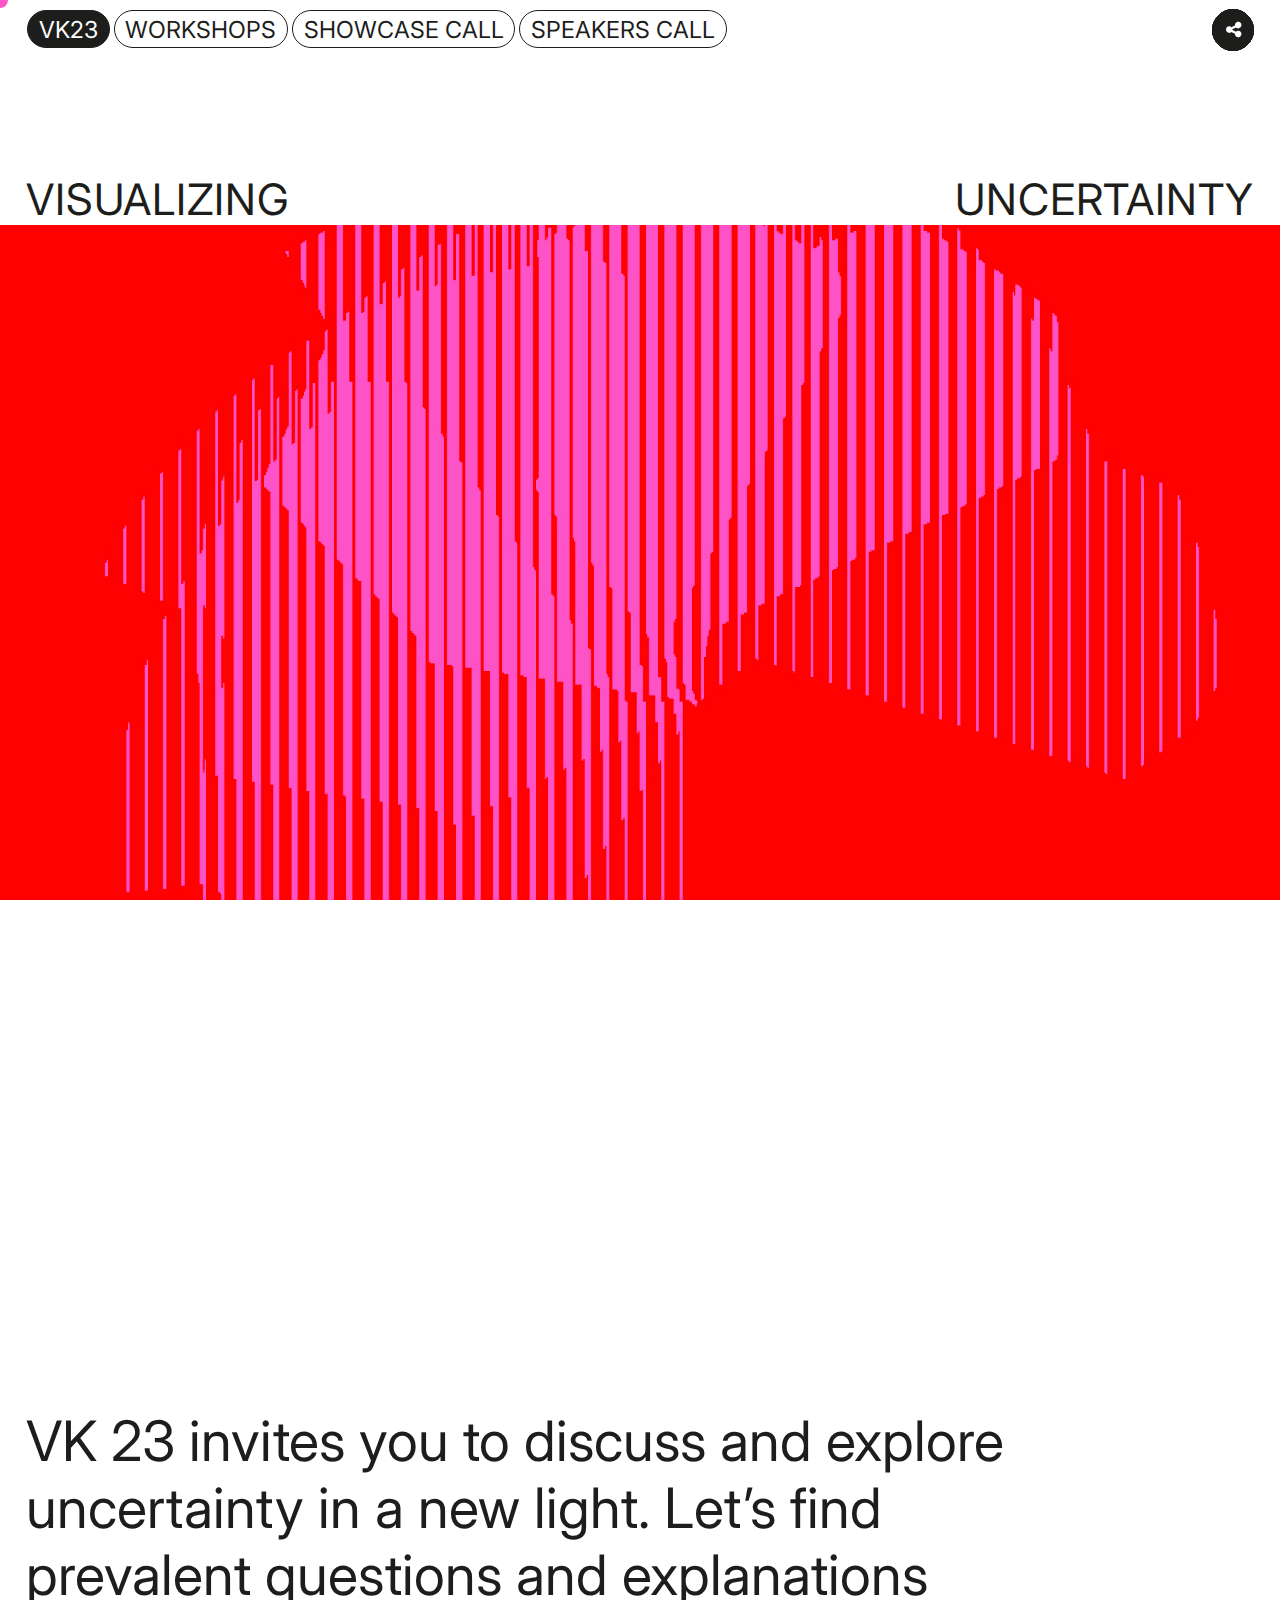
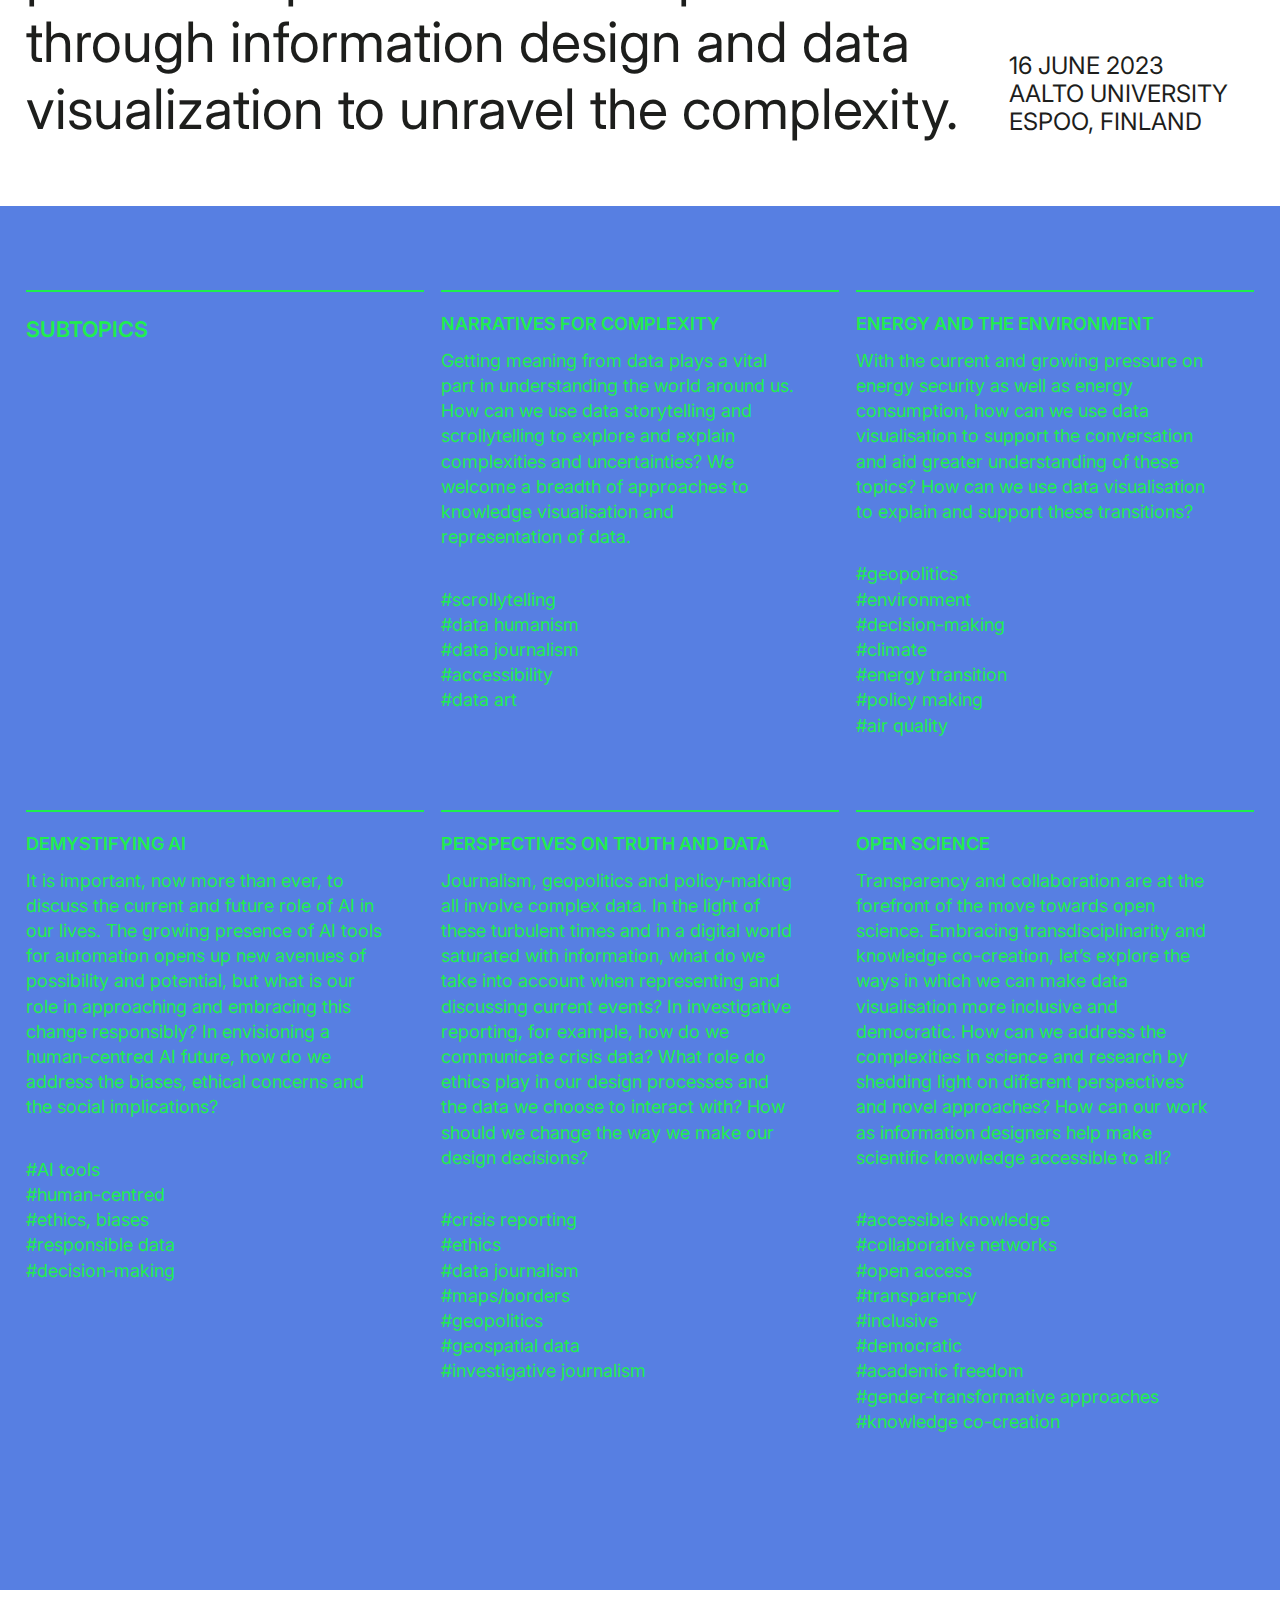
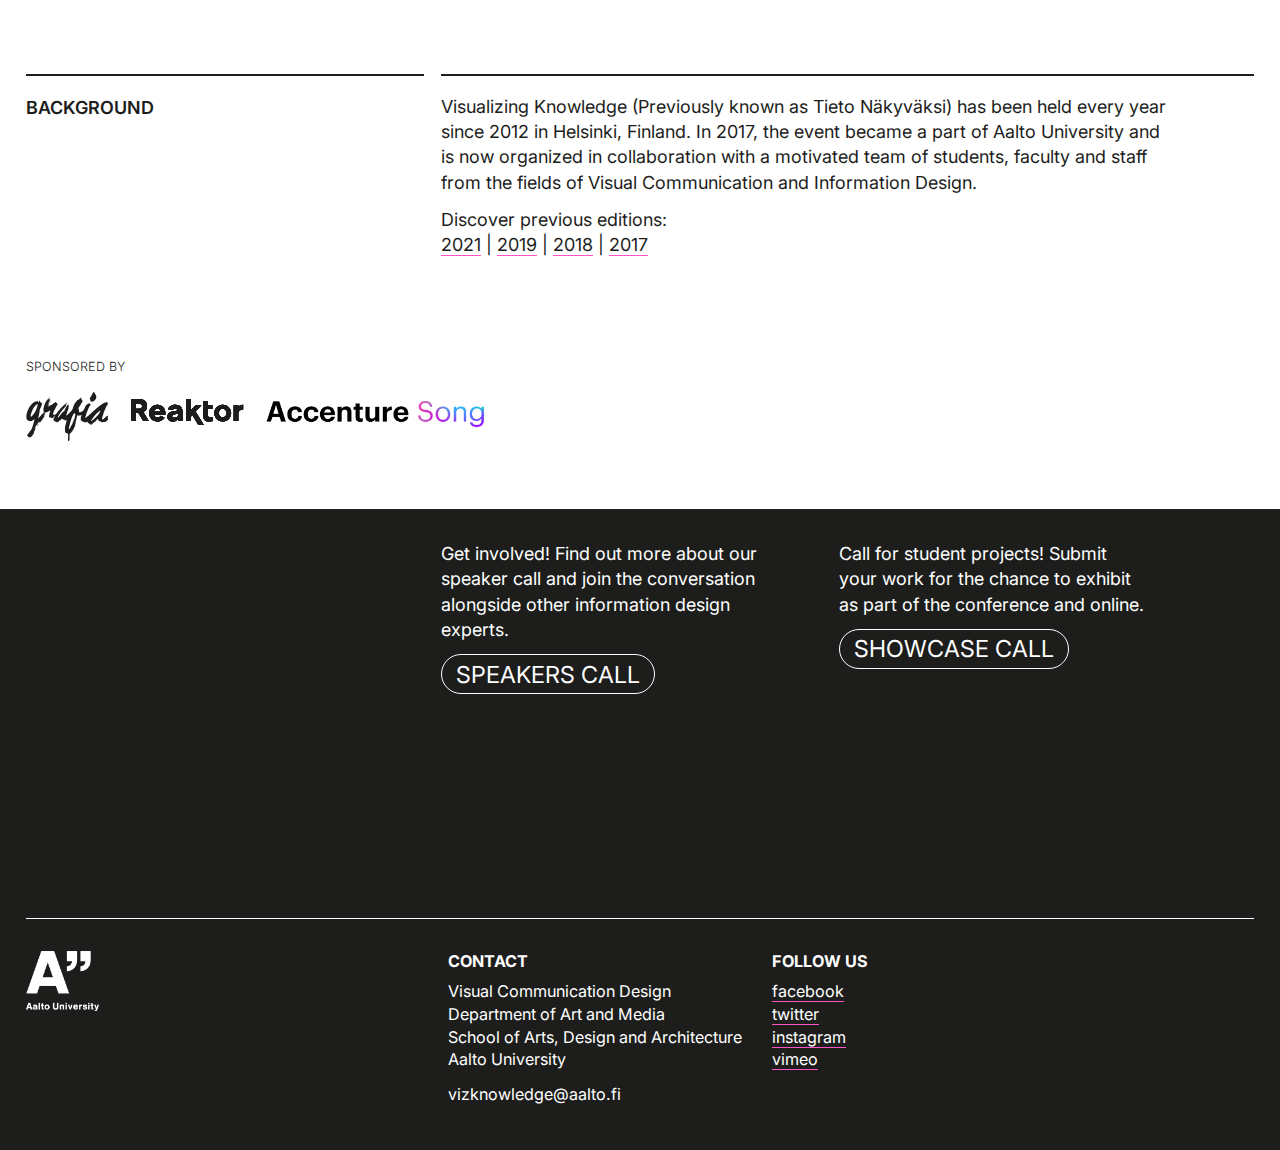
<file: index.html>
<!DOCTYPE html>
<html lang="en">

<head>
    <meta charset="UTF-8">
    <meta http-equiv="X-UA-Compatible" content="IE=edge">
    <meta name="viewport" content="width=device-width, initial-scale=1.0">
    <script src="//cdnjs.cloudflare.com/ajax/libs/jquery/2.1.3/jquery.min.js"></script>
    <link rel="preconnect" href="https://fonts.gstatic.com">
    <link href="https://fonts.googleapis.com/css2?family=Inter:wght@200..800&display=swap" rel="stylesheet">
    <link rel="stylesheet" href="https://cdnjs.cloudflare.com/ajax/libs/font-awesome/4.7.0/css/font-awesome.min.css">
    <link rel="apple-touch-icon" sizes="180x180" href="images/fav/apple-touch-icon.png">
    <link rel="icon" type="image/png" sizes="32x32" href="images/fav/favicon-32x32.png">
    <link rel="icon" type="image/png" sizes="16x16" href="images/fav/favicon-16x16.png">
    <link rel="manifest" href="images/fav/site.webmanifest">
    <link rel="mask-icon" href="images/fav/safari-pinned-tab.svg" color="#5bbad5">
    <meta name="msapplication-TileColor" content="#da532c">
    <meta name="theme-color" content="#ffffff">
    <title>VK23 | Visualizing Uncertainty</title>
    <link rel="stylesheet" href="styles.css">
    <link rel="stylesheet" href="styles-mob.css">


    <meta property="og:title" content="VK23 | Visualising Uncertainty">
    <meta property="og:type" content="article" />
    <meta property="og:description" content="A conference, a showcase and workshops, invites you to discuss and explore uncertainty in a new light.">
    <meta property="og:image" content="https://vizknowledge.aalto.fi/images/thumbnail.jpg">
    <meta property="og:url" content="https://vizknowledge.aalto.fi/">
    <meta name="twitter:card" content="summary_large_image">

    
</head>

<body>

    <section class="intro">
        <div class="header">
            <div class="headerUp">
                <header class="navMenu">
                    <a href="" class="logo">VK23</a>
                    <input class="menu-btn" type="checkbox" id="menu-btn" />
                    <label class="menu-icon" for="menu-btn"><span class="navicon"></span></label>
                    <ul class="menu">
                        <li><a href="#">WORKSHOPS</a></li>
                        <li><a href="https://drive.google.com/file/d/1Q1pAYY0RwmO1M-t4t25mXDZN9vRIci3C/view?usp=share_link"
                                target="_blank">SHOWCASE CALL</a></li>
                        <li><a href="https://drive.google.com/file/d/1SyVBLu7guRurc8OyRkv90txKp1Db3_XP/view?usp=share_link"
                                target="_blank">SPEAKERS CALL</a></li>
                    </ul>
                </header>
                <div class="socialm">
                    <ul>
                        <li><a><i class="fa fa-share-alt"></i></a></li>
                        <li class="shareBtn"><a href="https://www.facebook.com/vizknowledge/" target="_blank"><i
                                    class="fa fa-twitter"></i></a></li>
                        <li><a href="https://twitter.com/vizknowledge/" target="_blank"><i
                                    class="fa fa-facebook"></i></a></li>
                        <li><a href="https://www.instagram.com/vizknowledge/" target="_blank"><i
                                    class="fa fa-instagram"></i></a></li>
                        <li><a href="https://vimeo.com/vizknowledge/" target="_blank"><i class="fa fa-vimeo"></i></a>
                        </li>
                    </ul>
                </div>
            </div>
            <div class="headerBottom">
                <div class="topicWord">Visualizing</div>
                <div class="topicWord">uncertainty</div>
            </div>
        </div>
        <div id="top-image"></div>
    </section>

    <section class="about">
        <div class="textBig">
            VK 23 invites you to discuss and explore uncertainty in a new light. Let’s find prevalent questions and
            explanations through information design and data visualization to unravel the complexity.
        </div>
        <div class="details">
            <div>16 JUNE 2023</div>
            <div>AALTO UNIVERSITY</div>
            <div>ESPOO, FINLAND</div>
        </div>
    </section>

    <section class="subtopics blue">

        <div class="subtopicsItem subtipicsItemTitle">Subtopics
        </div>

        <div class="subtopicsItem">
            <h2>Narratives for complexity</h2>
            <div class="subText">
                <p>Getting meaning from data plays a vital part in understanding the world around us. How can we use
                    data
                    storytelling and scrollytelling to explore and explain complexities and uncertainties? We welcome a
                    breadth of approaches to knowledge visualisation and representation of data.</p>
            </div>
            <div class="subTags">
                #scrollytelling</br>
                #data humanism </br>
                #data journalism</br>
                #accessibility</br>
                #data art
            </div>
        </div>

        <div class="subtopicsItem">
            <h2>Energy and the environment</h2>
            <div class="subText">
                <p>With the current and growing pressure on energy security as well as energy consumption, how can we
                    use
                    data visualisation to support the conversation and aid greater understanding of these topics? How
                    can we
                    use data visualisation to explain and support these transitions?</p>
            </div>
            <div class="subTags">
                #geopolitics </br>
                #environment</br>
                #decision-making</br>
                #climate</br>
                #energy transition</br>
                #policy making</br>
                #air quality</br>

            </div>
        </div>


        <div class="subtopicsItem">
            <h2>Demystifying AI</h2>
            <div class="subText">
                <p>It is important, now more than ever, to discuss the current and future role of AI in our lives. The
                    growing presence of AI tools for automation opens up new avenues of possibility and potential, but
                    what
                    is our role in approaching and embracing this change responsibly? In envisioning a human-centred AI
                    future, how do we address the biases, ethical concerns and the social implications? </p>
            </div>

            <div class="subTags">
                #AI tools<br>
                #human-centred<br>
                #ethics, biases<br>
                #responsible data<br>
                #decision-making<br>
            </div>
        </div>


        <div class="subtopicsItem">
            <h2>Perspectives on truth and data</h2>
            <div class="subText">
                <p>Journalism, geopolitics and policy-making all involve complex data. In the light of these turbulent
                    times and in a digital world saturated with information, what do we take into account when
                    representing
                    and discussing current events? In investigative reporting, for example, how do we communicate crisis
                    data? What role do ethics play in our design processes and the data we choose to interact with? How
                    should we change the way we make our design decisions?</p>
            </div>
            <div class="subTags">
                #crisis reporting<br>
                #ethics<br>
                #data journalism<br>
                #maps/borders<br>
                #geopolitics<br>
                #geospatial data<br>
                #investigative journalism<br>

            </div>
        </div>

        <div class="subtopicsItem">
            <h2>Open Science</h2>
            <div class="subText">
                <p>
                    Transparency and collaboration are at the forefront of the move towards open science. Embracing
                    transdisciplinarity and knowledge co-creation, let’s explore the ways in which we can make data
                    visualisation more inclusive and democratic. How can we address the complexities in science and
                    research
                    by shedding light on different perspectives and novel approaches? How can our work as information
                    designers help make scientific knowledge accessible to all?</p>
            </div>
            <div class="subTags">
                #accessible knowledge<br>
                #collaborative networks<br>
                #open access<br>
                #transparency<br>
                #inclusive<br>
                #democratic<br>
                #academic freedom<br>
                #gender-transformative approaches<br>
                #knowledge co-creation<br>
            </div>
        </div>

    </section>

    <section class="background">
        <h2>Background</h2>
        <div class="backgroundText">
            <p>Visualizing Knowledge (Previously known as Tieto Näkyväksi) has been held every year since 2012 in
                Helsinki, Finland. In 2017, the event became a part of Aalto University and is now organized in
                collaboration with a motivated team of students, faculty and staff from the fields of Visual
                Communication and Information Design.</p>
            <p>Discover previous editions: <br><a href="https://vizknowledge.aalto.fi/archive/2021"
                    target="_blank">2021</a>
                | <a href="https://vizknowledge.aalto.fi/archive/2019" target="_blank">2019</a> | <a
                    href="https://vizknowledge.aalto.fi/archive/2018" target="_blank">2018</a> | <a
                    href="https://vizknowledge.aalto.fi/archive/2017" target="_blank">2017</a></p>
        </div>
    </section>

    <section class="sponsors">
        <h2>Sponsored by</h2>
        <div class="sponsor-logos">
            <a href="https://www.grafia.fi/" target="_blank" title="Grafia">
                <img src="images/grafia.svg" width="432" id="grafia">
            </a>
            <a href="https://www.reaktor.com/" target="_blank" title="Reaktor">
                <img src="images/reaktor.svg" width="291" id="reaktor">
            </a>
            <a href="https://www.accenture.com/fi-en/about/accenture-song-index" target="_blank" title="Accenture Song">
                <img src="images/accSong.svg" width="696" id="accSong">
            </a>
        </div>
    </section>

    <section class="joinus black">
        <h2></h2>
        <div class="joinText">
            <div>
                <p>Get involved! Find out more about our speaker call and join the conversation alongside other
                    information design experts.</p>
                <button class="joinBtn"><a
                        href="https://drive.google.com/file/d/1SyVBLu7guRurc8OyRkv90txKp1Db3_XP/view?usp=share_link"
                        target="_blank">Speakers Call</a></button>
            </div>
            <div>
                <p>Call for student projects! Submit your work for the chance to exhibit as part of the conference and
                    online.</p>
                <button class="joinBtn"><a
                        href="https://drive.google.com/file/d/1Q1pAYY0RwmO1M-t4t25mXDZN9vRIci3C/view?usp=share_link"
                        target="_blank">Showcase
                        Call</a></button>
            </div>
        </div>

    </section>

    <div id="mouse-circle"></div>

    <footer class="black">
        <div class="footerCol">
            <div class="footerLogo">
                <img src="images/aalto.png" height="60">
            </div>
            <div class="footerInfo">
                <div>
                    <h3>contact</h3>
                    <p>Visual Communication Design<br>Department of Art and Media<br>School of Arts, Design and
                        Architecture<br>Aalto University</p>
                    <p>vizknowledge@aalto.fi</p>
                </div>

                <div>
                    <h3>follow us</h3>
                    <p><a href="https://www.facebook.com/vizknowledge/" target="_blank">facebook</a><br>
                        <a href="https://twitter.com/vizknowledge" target="_blank">twitter</a><br>
                        <a href="https://www.instagram.com/vizknowledge/" target="_blank">instagram</a><br>
                        <a href="https://vimeo.com/vizknowledge" target="_blank">vimeo</a></p>
                </div>
            </div>
        </div>
    </footer>

    <script>

        //background animation on hover
        $(document).ready(function () {
            var movementStrength = 25;
            var height = movementStrength / $(window).height();
            var width = movementStrength / $(window).width();
            $("#top-image").mousemove(function (e) {
                var pageX = e.pageX - ($(window).width() / 2);
                var pageY = e.pageY - ($(window).height() / 2);
                var newvalueX = width * pageX * -1 - 25;
                var newvalueY = height * pageY * -1 - 50;
                $('#top-image').css("background-position", newvalueX + "px     " + newvalueY + "px");
            });
        });

        //social media
        $("li:nth-child(1)").on("click", function () {
            $("li").toggleClass("active");
        });       

        //mouse cursor circle (code by Ciprian Popescu)
        if (window.matchMedia("(min-width: 768px)").matches) {
            let mousePosX = 0,
                mousePosY = 0,
                mouseCircle = document.getElementById("mouse-circle");

            document.onmousemove = (e) => {
                mousePosX = e.pageX;
                mousePosY = e.pageY;
            };

            let delay = 6,
                revisedMousePosX = 0,
                revisedMousePosY = 0;

            function delayMouseFollow() {
                requestAnimationFrame(delayMouseFollow);

                revisedMousePosX += (mousePosX - revisedMousePosX) / delay;
                revisedMousePosY += (mousePosY - revisedMousePosY) / delay;

                mouseCircle.style.top = revisedMousePosY + "px";
                mouseCircle.style.left = revisedMousePosX + "px";
            }
            delayMouseFollow();
        }
    </script>

</body>
</html>
</file>
<file: styles.css>
:root {
  --black: #1D1E1C;
  --blue: #577fe2;
  --red: #FF0101;
  --white: #ffffff;
  --orange: #FF4005;
  --border: 1px;
  --green: #1FEE4D;
  --pink: #FE53C6;
}

html {
  font-size: 18px;
}

body {
  box-sizing: border-box;
  margin: 0;
  font-family: 'Inter';
  font-weight: 400;
  color: var(--black);
}

section {
  padding: 32px 2% 64px 2%;
  display: flex;
  flex-direction: column;
}

.black {
  background-color: var(--black);
  color: white;
}

.blue {
  background-color: var(--blue);
}

.orange {
  background-color: var(--orange);
}


h2 {
  font-family: 'Inter';
  font-weight: 600;
  text-transform: uppercase;
  font-size: 1rem;
  line-height: 27px;
  margin-top: 0;
  margin-bottom: 0.6rem;
}

p {
  font-size: 1rem;
  font-weight: 400;
  line-height: 1.4rem;
  width: 90%;
  padding-bottom: 12px;
  margin: 0;
}


h3 {
  font-size: 1rem;
  text-transform: uppercase;
  margin: 0;
  padding: 0;
}

a {
  text-decoration: none;
  border-bottom: 1px solid var(--pink);
  color: var(--black);
}

a:hover {
  border-bottom: 1px solid var(--red);
}


/* INTRO */

.intro {
  height: 100vh;
  display: flex;
  flex-direction: column;
  padding: 0;
}

.header {
  width: 100%;
  height: 25%;
  display: flex;
  flex-direction: column;
  justify-content: space-between;
  box-sizing: border-box;
}

.headerUp{
background-color: var(--white);
position: fixed;
width: 100%;
padding: 10px 2% 10px 2%;
}


.navMenu a:hover  {
  border: 1px solid var(--black);
 }



#top-image {
  background-color: var(--red);
  height: 75vh;
  background-image: url("images/bg.jpg");
  background-size: cover;
  width: 100%;
  background-repeat: no-repeat;
}

.headerBottom {
  margin-top: auto;
  display: flex;
  flex-direction: row;
  justify-content: space-between;
}

.topicWord {
  font-size: 2.4rem;
  text-transform: uppercase;
  font-family: 'Inter';
  font-weight: 400;
  letter-spacing: 1px;
  padding: 10px 2% 0 2%; 
}


/* ABOUT */
.about {
  min-height: 90vh;
  flex-direction: row;
}

.textBig {
  font-size: 3.1rem;
  margin-top: auto;
  height: fit-content;
  font-family: 'Inter';
  font-weight: 400;
  width: 80%;
}

.details {
  padding-top: auto;
  margin-top: auto;
  margin-bottom: 0.5%;
  line-height: 28px;
  font-family: 'Inter';
  font-weight: 400;
  font-style: normal;
  color: var(--black);
  font-size: 24px;
}



/* SUBTOPICS */
.subtopics {
  display: flex;
  flex-direction: row;
  flex-wrap: wrap;
  gap: 1.4%;
  height: fit-content;
  padding-top: 84px;
  padding-bottom: 84px;
  color: var(--green)
}

.subtopicsItem {
  width: 32.4%;
  padding-top: 1rem;
  height: fit-content;
  border-top: 2px solid var(--green);
  margin-bottom: 4rem;
}

.subtipicsItemTitle {
  padding-top: 24px;
  padding-top: 24px;
  font-family: 'Inter';
  font-weight: 600;
  text-transform: uppercase;
  font-size: 1.2rem;
}

.subTags {
  font-family: 'Inter';
  font-weight: 400;
  font-size: 1rem;
  font-weight: 400;
  line-height: 1.4rem;
  color: var(--green);
  padding-top: 1.4rem;
}


/* BACKGROUND */

.background {
  display: flex;
  flex-direction: row;
  gap: 1.4%;
  height: fit-content;
  padding-top: 84px;
  padding-bottom: 84px;
}

.background h2 {
  border-top: 2px solid var(--black);
  padding-top: 1rem;
  width: 32.4%;
}

.backgroundText {
  width: 66.2%;
  border-top: 2px solid var(--black);
  padding-top: 1rem;
}

/* SPONSORS */

.sponsors {
  display: flex;
  flex-direction: column;
  gap: 1.4%;
  height: fit-content;
  padding-top: 0;
}

.sponsor-logos {
  display: flex;
  flex-direction: row;
  justify-content: flex-start;
}

.sponsors h2 {
  font-size: 0.7rem;
  font-weight: 300;

}

.sponsor-logos img {
  width: auto;
  height: 50px;
}

.sponsor-logos a {
  text-decoration: none;
  width: fit-content;
  height: auto;
  border: none;
}

.sponsorTitle {
  font-size: 1rem;
  color: var(--black);
}



/* JOIN US */
.joinus {
  display: flex;
  flex-direction: row;
  gap: 1.4%;
  height: fit-content;
  padding-bottom: 84px;
}

.joinus h2 {
  width: 32.4%;
}

.joinText {
  display: flex;
  flex-direction: row;
  width: 60%;
  gap: 1.4%;
  padding-bottom: 6rem;
}

.joinBtn {
  border: var(--border) solid;
  padding: .2em .6em;
  margin: 0 0rem;
  font-size: 1.3rem;
  text-transform: uppercase;
  border-radius: 100px;
  background-color: var(--black);
  height: fit-content;
  width: fit-content;
  position: relative;
  font-family: 'Inter';
  font-weight: 400;
  font-style: normal;
  color: var(--white);
}

.joinBtn:hover a:hover {
  background-color: var(--white);
  border: 0;
  color: var(--black);
}

.joinBtn a {
  border: 0;
  color: var(--white);
}

.joinBtn:hover a,
.joinBtn:hover {
  color: var(--black);
  background-color: var(--white);
}





/* FOOTER */

footer {
  padding: 32px 2% 32px 2%;
  display: flex;
}

footer h3 {
  padding-bottom: 0.5rem;
  font-size: 0.9rem;
}


.footer p {
  font-size: 0.9rem;
  line-height: 1.2rem;
  margin: 0;
  padding: 0;
}

.footerCol {
  display: flex;
  border-top: 1px solid var(--white);
  gap: 2%;
  padding-top: 32px;
  justify-content: flex-start;
  width: 100%;
}

.footerInfo {
  width: 60%;
  display: flex;
  flex-direction: row;
  padding: 0;
  margin: 0;
  color: var(--white);
  gap: 4%;
}

.footerInfo a {
  color: var(--white);
}


.footerInfo p {
  font-size: 0.9rem;
  line-height: 1.4;
  margin-right: 0;
  width: 100%;
  margin-bottom: 0;
}

.footerLogo {
  width: 32.4%;
}





/* DOT */

#mouse-circle {
  position: absolute;
  width: 16px;
  height: 16px;
  margin: -8px 0px 0px -8px;
  background-color: var(--pink);
  border-radius: 50%;
  pointer-events: none !important;
  box-shadow: 0 0 16px rgba(255, 255, 255, 0);
}


/* SOCIAL MEDIA */

.socialm {
  position: fixed;
  top: 10px;
  right: 2%;
  padding: 0;
  margin: 0;
  z-index: 9;

}

.socialm ul {
  position: relative;
  width: fit-content;
  height: 40px;
  margin-top: 0px;
  margin-bottom: 0px;
}

.socialm li {
  display: inline-block;
  position: absolute;
  right: 0;
  top: -1px;
  height: 40px;
  width: 40px;
}

.socialm li a {
  display: block;
  width: 100%;
  text-decoration: none;
}


.socialm a {
  display: block;
  width: 40px;
  height: 40px;
  line-height: 40px;
  color: #fff;
  font-size: 18px;
  text-align: center;
  border-radius: 100px;
  border-bottom: none;
}

.socialm li:nth-child(1) {
  z-index: 1;
  border-radius: 100px;
  background: var(--black);

}


.socialm li {
  border-radius: 100px;
  border: var(--border) solid var(--black);
}

.socialm li.active:nth-child(2) {
  right: 42px;
}

.icon-a {
  color: #FFF;
  font-size: 0.9em;
}

.socialm li.active:nth-child(3) {
  right: 86px;
}

.socialm li.active:nth-child(4) {
  right: 130px;
}

.socialm li.active:nth-child(5) {
  right: 174px;
}

.fa-share-alt {
  color: var(--white) !important;
}

.fa {
  color: var(--black);
}



/* NAVIGATION */
.menu a {
  border: 0;
}

.logo {
  padding: .2rem .6rem;
  margin: 0 0.1rem;
  font-size: 1.3rem;
  border-radius: 100px;
  background-color: var(--black);
  height: fit-content;
  width: fit-content;
  position: relative;
  border: var(--border) solid var(--black);
  font-family: 'Inter';
  font-weight: 400;
  font-style: normal;
  color: var(--white);
  letter-spacing: 0px;
  z-index: 20;
}

.navMenu {
  display: flex;
  flex-direction: row;
  /* position: fixed; */
  top: 10px;
  left: 2%;
  font-size: 1.3rem;
}

.navMenu ul {
  margin: 0;
  padding: 0;
  list-style: none;
  overflow: hidden;
}


.navMenu li a {
  display: block;
  border-right: 1px solid #f4f4f4;
  text-decoration: none;
  border-radius: 100px;
  border: var(--border) solid;
  padding: 0.4rem 0;
  margin: 0 0.1rem;
  position: relative;
  text-transform: uppercase;
}

.navMenu li a:hover,
.navMenu .menu-btn:hover {
  background-color: var(--black);
  border-color: var(--black);
  color: var(--white);
}


.navMenu .menu {
  clear: both;
  max-height: 0;
}

.navMenu .menu-icon {
  cursor: pointer;
  display: inline-block;
  padding: 0.9rem 0.6rem;
  border-radius: 100rem;
  margin: 0 0.1rem;
  position: relative;
  user-select: none;
  border: 2px solid var(--black);
}

.navMenu .menu-icon .navicon {
  display: block;
  height: 2px;
  position: relative;
  width: 40px;
}

.navMenu .menu-icon .navicon:before,
.navMenu .menu-icon .navicon:after {
  background: #333;
  content: '';
  display: block;
  height: 100%;
  position: absolute;
  transition: all .2s ease-out;
  width: 100%;
}

.navMenu .menu-icon .navicon:before {
  top: 5px;
}

.navMenu .menu-icon .navicon:after {
  top: -5px;
}

.navMenu .menu-btn {
  display: none;
}

.navMenu .menu-btn:checked~.menu {
  max-height: 240px;
}


.navMenu .menu-btn:checked~.menu-icon .navicon {
  background: transparent;
}

.navMenu .menu-btn:checked~.menu-icon .navicon:before {
  transform: rotate(-14deg);
}

.navMenu .menu-btn:checked~.menu-icon .navicon:after {
  transform: rotate(14deg);
}

.navMenu .menu-btn:checked~.menu-icon:not(.steps) .navicon:before,
.navMenu .menu-btn:checked~.menu-icon:not(.steps) .navicon:after {
  top: 0;
}


@media (min-width: 700px) {
  .navMenu li {
    float: left;
  }

  .navMenu li a {
    padding: 0.2rem 0.6rem;
  }

  .navMenu .menu {
    clear: none;
    float: right;
    max-height: none;
  }

  .navMenu .menu-icon {
    display: none;
  }
}
</file>
<file: styles-mob.css>
@media (max-width: 700px) {

  /* SECTIONS */

  .intro {
    max-height: 650px;
    height: fit-content;
  }



  .header {
    height: fit-content;
    background-color: var(--white);
    display: flex;
    flex-direction: column;
    padding: 10px 2% 5px 2%;
  }

  .headerUp {
    height: fit-content;
    background-color: unset;
    position: relative;
    width: auto;
    padding: 0;
    margin: 0;
  }



  .topicWord {
    font-size: 1.3rem;
    z-index: 20;
    padding: 0;
  }

  #top-image {
    background-size: 250%;
    height: 486px;
  }

  .about {
    flex-direction: column;
    padding-top: 3rem;
    min-height: fit-content;
  }

  .textBig {
    margin-top: 0;
    width: 100% !important;
    font-size: 2rem;
  }

  .details {
    margin-top: 2rem;
  }


  .subtopics {
    flex-direction: column;
    padding-bottom: 0rem;
    padding-top: 3rem;
  }

  .subtopicsItem {
    width: 100%;
  }

  .subtipicsItemTitle {
    height: 16rem;
  }

  .background {
    flex-direction: column;
    padding-top: 3rem;
  }

  .backgroundText {
    width: 100%;
    border: 0;
  }

  .background h2 {
    width: 100%;
    border: 0;
  }

  .sponsors {
    flex-direction: column;
  }

  .sponsor-logos img {
    height: 10vw;
  }

  .joinus {
    flex-direction: column;
    padding-bottom: 3rem;
  }

  .joinText {
    flex-direction: column;
    width: 90%;
  }

  .joinText div {
    margin-bottom: 2rem;
  }

  footer{
    margin-top: -3px;
  }

  .footerInfo {
    flex-direction: column;
  }

  .footerInfo div {
    margin-bottom: 2rem;
  }


  /* SOCIAL MEDIA */

  .socialm{
    position: absolute;
    top: 0;
    right: 0;
  }


  /* DOT */
 
  #mouse-circle {
    display: none;
  }




  /* NAVIGATION */
  .menu-icon {
    height: 2px;
  }

  .navMenu li a {
    border: 0;
  }



  .navMenu li a:hover {
    background-color: var(--white);
    color: var(--black);
    color: var(--pink);
    border: 0;
  }

  .navMenu {
    position: relative;
    top:0;
    left:0;
    padding:0;
  }

  

  .navMenu li a {
    padding: 0.2rem 0;
    margin: 0;
  }


  .navMenu ul {
    margin-bottom: 6rem;
    margin-left: 1rem;
    padding: 0;
    overflow: hidden;
  }


  .navMenu li .inactive:hover {
    cursor: default;
    color: var(--black);
    opacity: 0.4;
  }


}
</file>
